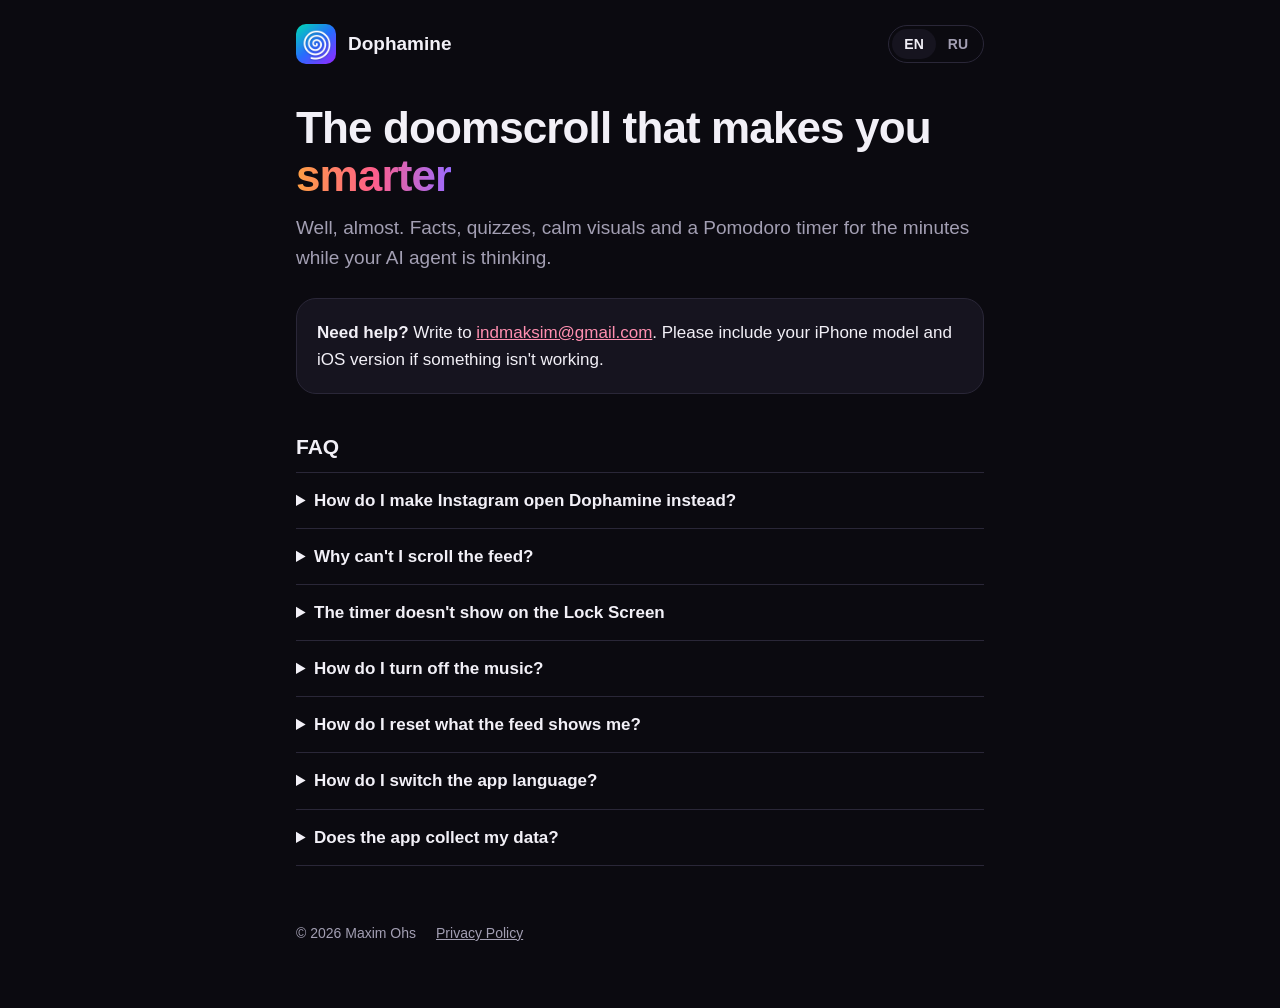
<file: index.html>
<!doctype html>
<html lang="en">
<head>
  <meta charset="utf-8">
  <meta name="viewport" content="width=device-width, initial-scale=1">
  <title>Dophamine — Support</title>
  <meta name="title-en" content="Dophamine — Support">
  <meta name="title-ru" content="Dophamine — поддержка">
  <meta name="description" content="The doomscroll that makes you smarter. Facts, quizzes, calm visuals and a Pomodoro timer for iPhone.">
  <link rel="icon" href="icon.png">
  <link rel="stylesheet" href="style.css">
  <script src="lang.js"></script>
</head>
<body>
  <div class="wrap">
    <header>
      <a class="brand" href="./"><img src="icon.png" alt="">Dophamine</a>
      <div class="lang" role="group" aria-label="Language">
        <button type="button" data-set="en" aria-pressed="true">EN</button>
        <button type="button" data-set="ru" aria-pressed="false">RU</button>
      </div>
    </header>

    <main>
      <!-- English -->
      <article data-lang="en">
        <h1>The doomscroll that makes you <span class="gradient">smarter</span></h1>
        <p class="lead">Well, almost. Facts, quizzes, calm visuals and a Pomodoro timer for the minutes while your AI agent is thinking.</p>

        <div class="card">
          <p><strong>Need help?</strong> Write to <a href="mailto:indmaksim@gmail.com?subject=Dophamine">indmaksim@gmail.com</a>. Please include your iPhone model and iOS version if something isn't working.</p>
        </div>

        <h2>FAQ</h2>
        <details>
          <summary>How do I make Instagram open Dophamine instead?</summary>
          <ol>
            <li>Open the Shortcuts app → Automation tab → “+” or “New Automation”.</li>
            <li>Choose “App”, select Instagram, TikTok and YouTube, keep “Is Opened” and choose “Run Immediately”.</li>
            <li>Tap “New Blank Automation” → “Add Action”, find Dophamine → “Catch Reels”.</li>
            <li>Turn off “Notify When Run” to avoid an extra banner.</li>
          </ol>
          <p>To undo it, just delete the automation in Shortcuts.</p>
        </details>
        <details>
          <summary>Why can't I scroll the feed?</summary>
          <p>A focus session is running: the feed stays locked until it ends. Tap “Give up” to stop the timer, or wait for the break.</p>
        </details>
        <details>
          <summary>The timer doesn't show on the Lock Screen</summary>
          <p>Check Settings → Dophamine → Live Activities and make sure they are turned on.</p>
        </details>
        <details>
          <summary>How do I turn off the music?</summary>
          <p>Tap any card once, just like muting a reel. Tap again to turn it back on. The app remembers your choice.</p>
        </details>
        <details>
          <summary>How do I reset what the feed shows me?</summary>
          <p>Open your profile and tap “Reset” next to “Your feed loves”.</p>
        </details>
        <details>
          <summary>How do I switch the app language?</summary>
          <p>Dophamine follows your iPhone language. To change it just for this app, go to Settings → Dophamine → Language.</p>
        </details>
        <details>
          <summary>Does the app collect my data?</summary>
          <p>No. Everything stays on your device. See the <a href="privacy/">privacy policy</a>.</p>
        </details>
      </article>

      <!-- Russian -->
      <article data-lang="ru">
        <h1>Думскролл, от которого <span class="gradient">умнеешь</span></h1>
        <p class="lead">Ну, почти. Факты, квизы, залипательные визуалы и помодоро-таймер — для тех минут, пока ИИ-агент пишет код.</p>

        <div class="card">
          <p><strong>Нужна помощь?</strong> Пиши на <a href="mailto:indmaksim@gmail.com?subject=Dophamine">indmaksim@gmail.com</a>. Если что-то не работает, укажи модель iPhone и версию iOS.</p>
        </div>

        <h2>Частые вопросы</h2>
        <details>
          <summary>Как сделать, чтобы вместо Instagram открывался Dophamine?</summary>
          <ol>
            <li>Открой приложение «Команды» → вкладка «Автоматизация» → «+» или «Новая автоматизация».</li>
            <li>Выбери «Приложение», отметь Instagram, TikTok и YouTube, оставь «Открыто» и выбери «Запускать сразу».</li>
            <li>Нажми «Новая пустая автоматизация» → «Добавить действие», найди Dophamine → «Поймать рилсы».</li>
            <li>Выключи «Уведомлять при запуске», чтобы не было лишнего баннера.</li>
          </ol>
          <p>Чтобы отменить, просто удали автоматизацию в «Командах».</p>
        </details>
        <details>
          <summary>Почему лента не листается?</summary>
          <p>Идёт фокус-сессия: лента закрыта до её окончания. Нажми «Сдаться», чтобы остановить таймер, или дождись перерыва.</p>
        </details>
        <details>
          <summary>Таймер не виден на экране блокировки</summary>
          <p>Проверь «Настройки» → Dophamine → Live Activity — они должны быть включены.</p>
        </details>
        <details>
          <summary>Как выключить музыку?</summary>
          <p>Тапни один раз по любой карточке — как в рилсах. Повторный тап включит музыку снова. Приложение запомнит выбор.</p>
        </details>
        <details>
          <summary>Как сбросить подборку ленты?</summary>
          <p>Открой профиль и нажми «Сбросить» рядом с «Твоя лента любит».</p>
        </details>
        <details>
          <summary>Как сменить язык приложения?</summary>
          <p>Dophamine использует язык iPhone. Чтобы сменить его только для приложения: «Настройки» → Dophamine → «Язык».</p>
        </details>
        <details>
          <summary>Приложение собирает мои данные?</summary>
          <p>Нет. Всё остаётся на устройстве. Подробнее — в <a href="privacy/?lang=ru">политике конфиденциальности</a>.</p>
        </details>
      </article>
    </main>

    <footer>
      <span>© 2026 Maxim Ohs</span>
      <a href="privacy/"><span data-lang="en">Privacy Policy</span><span data-lang="ru">Политика конфиденциальности</span></a>
    </footer>
  </div>
</body>
</html>
</file>
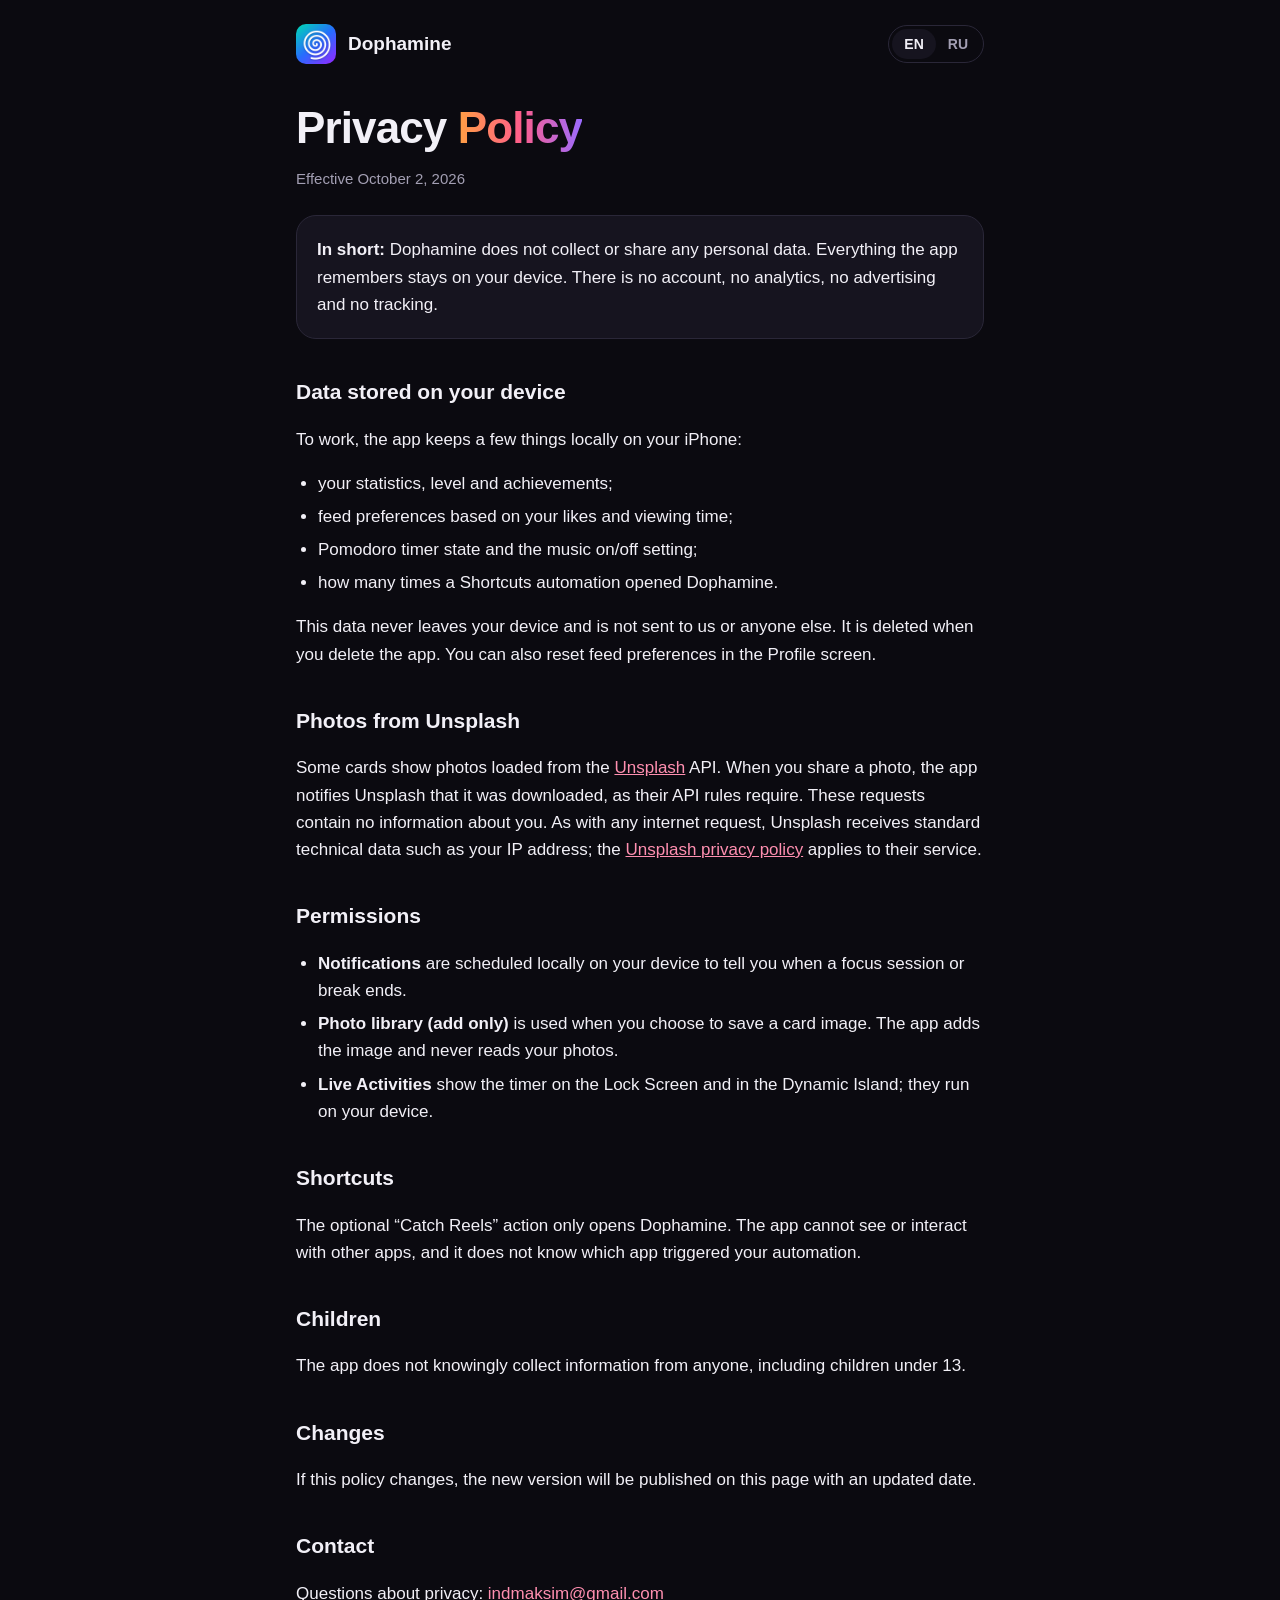
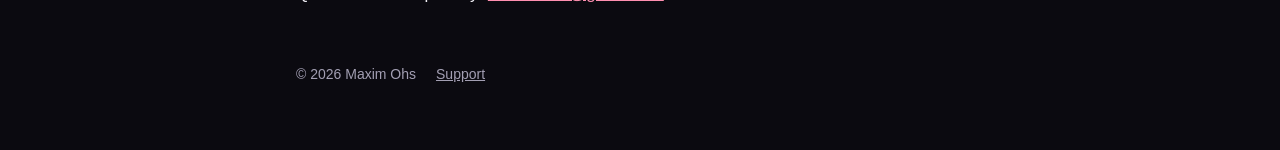
<file: privacy/index.html>
<!doctype html>
<html lang="en">
<head>
  <meta charset="utf-8">
  <meta name="viewport" content="width=device-width, initial-scale=1">
  <title>Dophamine Privacy Policy</title>
  <meta name="title-en" content="Dophamine Privacy Policy">
  <meta name="title-ru" content="Dophamine — политика конфиденциальности">
  <meta name="description" content="Dophamine does not collect or share any personal data.">
  <link rel="icon" href="../icon.png">
  <link rel="stylesheet" href="../style.css">
  <script src="../lang.js"></script>
</head>
<body>
  <div class="wrap">
    <header>
      <a class="brand" href="../"><img src="../icon.png" alt="">Dophamine</a>
      <div class="lang" role="group" aria-label="Language">
        <button type="button" data-set="en" aria-pressed="true">EN</button>
        <button type="button" data-set="ru" aria-pressed="false">RU</button>
      </div>
    </header>

    <main>
      <!-- English -->
      <article data-lang="en">
        <h1>Privacy <span class="gradient">Policy</span></h1>
        <p class="meta">Effective October 2, 2026</p>

        <div class="card">
          <p><strong>In short:</strong> Dophamine does not collect or share any personal data. Everything the app remembers stays on your device. There is no account, no analytics, no advertising and no tracking.</p>
        </div>

        <h2>Data stored on your device</h2>
        <p>To work, the app keeps a few things locally on your iPhone:</p>
        <ul>
          <li>your statistics, level and achievements;</li>
          <li>feed preferences based on your likes and viewing time;</li>
          <li>Pomodoro timer state and the music on/off setting;</li>
          <li>how many times a Shortcuts automation opened Dophamine.</li>
        </ul>
        <p>This data never leaves your device and is not sent to us or anyone else. It is deleted when you delete the app. You can also reset feed preferences in the Profile screen.</p>

        <h2>Photos from Unsplash</h2>
        <p>Some cards show photos loaded from the <a href="https://unsplash.com">Unsplash</a> API. When you share a photo, the app notifies Unsplash that it was downloaded, as their API rules require. These requests contain no information about you. As with any internet request, Unsplash receives standard technical data such as your IP address; the <a href="https://unsplash.com/privacy">Unsplash privacy policy</a> applies to their service.</p>

        <h2>Permissions</h2>
        <ul>
          <li><strong>Notifications</strong> are scheduled locally on your device to tell you when a focus session or break ends.</li>
          <li><strong>Photo library (add only)</strong> is used when you choose to save a card image. The app adds the image and never reads your photos.</li>
          <li><strong>Live Activities</strong> show the timer on the Lock Screen and in the Dynamic Island; they run on your device.</li>
        </ul>

        <h2>Shortcuts</h2>
        <p>The optional “Catch Reels” action only opens Dophamine. The app cannot see or interact with other apps, and it does not know which app triggered your automation.</p>

        <h2>Children</h2>
        <p>The app does not knowingly collect information from anyone, including children under 13.</p>

        <h2>Changes</h2>
        <p>If this policy changes, the new version will be published on this page with an updated date.</p>

        <h2>Contact</h2>
        <p>Questions about privacy: <a href="mailto:indmaksim@gmail.com">indmaksim@gmail.com</a></p>
      </article>

      <!-- Russian -->
      <article data-lang="ru">
        <h1>Политика <span class="gradient">конфиденциальности</span></h1>
        <p class="meta">Действует с 2 октября 2026 года</p>

        <div class="card">
          <p><strong>Коротко:</strong> Dophamine не собирает и не передаёт персональные данные. Всё, что запоминает приложение, остаётся на устройстве. Нет аккаунта, аналитики, рекламы и трекинга.</p>
        </div>

        <h2>Данные на твоём устройстве</h2>
        <p>Для работы приложение хранит локально на iPhone:</p>
        <ul>
          <li>статистику, уровень и ачивки;</li>
          <li>предпочтения ленты на основе лайков и времени просмотра;</li>
          <li>состояние помодоро-таймера и настройку музыки;</li>
          <li>сколько раз автоматизация «Команд» открыла Dophamine.</li>
        </ul>
        <p>Эти данные не покидают устройство и никому не передаются — ни нам, ни третьим лицам. Они удаляются вместе с приложением. Предпочтения ленты можно сбросить на экране профиля.</p>

        <h2>Фото с Unsplash</h2>
        <p>Часть карточек показывает фото из API <a href="https://unsplash.com">Unsplash</a>. Когда ты делишься фото, приложение сообщает Unsplash о скачивании — этого требуют правила их API. В запросах нет информации о тебе. Как и при любом обращении в интернет, Unsplash получает стандартные технические данные, например IP-адрес; к их сервису применяется <a href="https://unsplash.com/privacy">политика конфиденциальности Unsplash</a>.</p>

        <h2>Разрешения</h2>
        <ul>
          <li><strong>Уведомления</strong> планируются локально на устройстве, чтобы сообщить об окончании фокуса или перерыва.</li>
          <li><strong>Фото (только добавление)</strong> — когда ты сам сохраняешь картинку карточки. Приложение только добавляет изображение и никогда не читает твою медиатеку.</li>
          <li><strong>Live Activity</strong> показывает таймер на экране блокировки и в Dynamic Island и работает на устройстве.</li>
        </ul>

        <h2>«Команды»</h2>
        <p>Необязательное действие «Поймать рилсы» только открывает Dophamine. Приложение не видит другие приложения, не взаимодействует с ними и не знает, какое из них запустило автоматизацию.</p>

        <h2>Дети</h2>
        <p>Приложение сознательно не собирает информацию ни о ком, в том числе о детях младше 13 лет.</p>

        <h2>Изменения</h2>
        <p>Если политика изменится, новая версия будет опубликована на этой странице с обновлённой датой.</p>

        <h2>Контакты</h2>
        <p>Вопросы о конфиденциальности: <a href="mailto:indmaksim@gmail.com">indmaksim@gmail.com</a></p>
      </article>
    </main>

    <footer>
      <span>© 2026 Maxim Ohs</span>
      <a href="../"><span data-lang="en">Support</span><span data-lang="ru">Поддержка</span></a>
    </footer>
  </div>
</body>
</html>
</file>
<file: style.css>
:root {
  --bg: #0b0a10;
  --surface: #16141f;
  --border: #2a2738;
  --text: #f2f0f7;
  --muted: #a39fb3;
  --accent: linear-gradient(90deg, #ff9f43, #ff5e8a, #9b6bff);
  --link: #ff8fb0;
  color-scheme: dark;
}

* { box-sizing: border-box; }

html { -webkit-text-size-adjust: 100%; }

body {
  margin: 0;
  background: var(--bg);
  color: var(--text);
  font: 17px/1.6 -apple-system, BlinkMacSystemFont, "SF Pro Text", "Segoe UI", Roboto, sans-serif;
}

.wrap {
  max-width: 720px;
  margin: 0 auto;
  padding: 24px 16px 64px;
}

header {
  display: flex;
  align-items: center;
  justify-content: space-between;
  gap: 12px;
  margin-bottom: 40px;
}

.brand {
  display: flex;
  align-items: center;
  gap: 12px;
  color: inherit;
  text-decoration: none;
  font-weight: 700;
  font-size: 19px;
}

.brand img {
  width: 40px;
  height: 40px;
  border-radius: 10px;
}

.lang {
  display: flex;
  border: 1px solid var(--border);
  border-radius: 999px;
  padding: 3px;
}

.lang button {
  appearance: none;
  border: 0;
  background: transparent;
  color: var(--muted);
  font: inherit;
  font-size: 14px;
  font-weight: 600;
  padding: 4px 12px;
  border-radius: 999px;
  cursor: pointer;
}

.lang button[aria-pressed="true"] {
  background: var(--surface);
  color: var(--text);
}

h1 {
  font-size: clamp(32px, 7vw, 44px);
  line-height: 1.1;
  margin: 0 0 12px;
  letter-spacing: -0.02em;
}

h2 {
  font-size: 21px;
  margin: 36px 0 8px;
}

.gradient {
  background: var(--accent);
  -webkit-background-clip: text;
  background-clip: text;
  color: transparent;
}

.lead {
  color: var(--muted);
  font-size: 19px;
  margin: 0 0 24px;
}

.meta {
  color: var(--muted);
  font-size: 15px;
}

.card {
  background: var(--surface);
  border: 1px solid var(--border);
  border-radius: 20px;
  padding: 20px;
  margin: 24px 0;
}

.card p:first-child { margin-top: 0; }
.card p:last-child { margin-bottom: 0; }

ul { padding-left: 22px; }
li { margin: 6px 0; }

a { color: var(--link); }

details {
  border-top: 1px solid var(--border);
  padding: 14px 0;
}

details:last-of-type { border-bottom: 1px solid var(--border); }

summary {
  cursor: pointer;
  font-weight: 600;
}

details p, details ol { color: var(--muted); margin-bottom: 0; }

.button {
  display: inline-block;
  background: var(--accent);
  color: #fff;
  font-weight: 700;
  text-decoration: none;
  padding: 12px 22px;
  border-radius: 999px;
}

footer {
  margin-top: 56px;
  color: var(--muted);
  font-size: 14px;
  display: flex;
  flex-wrap: wrap;
  gap: 8px 20px;
}

footer a { color: var(--muted); }

[lang="ru"] [data-lang="en"],
[lang="en"] [data-lang="ru"] { display: none; }
</file>
